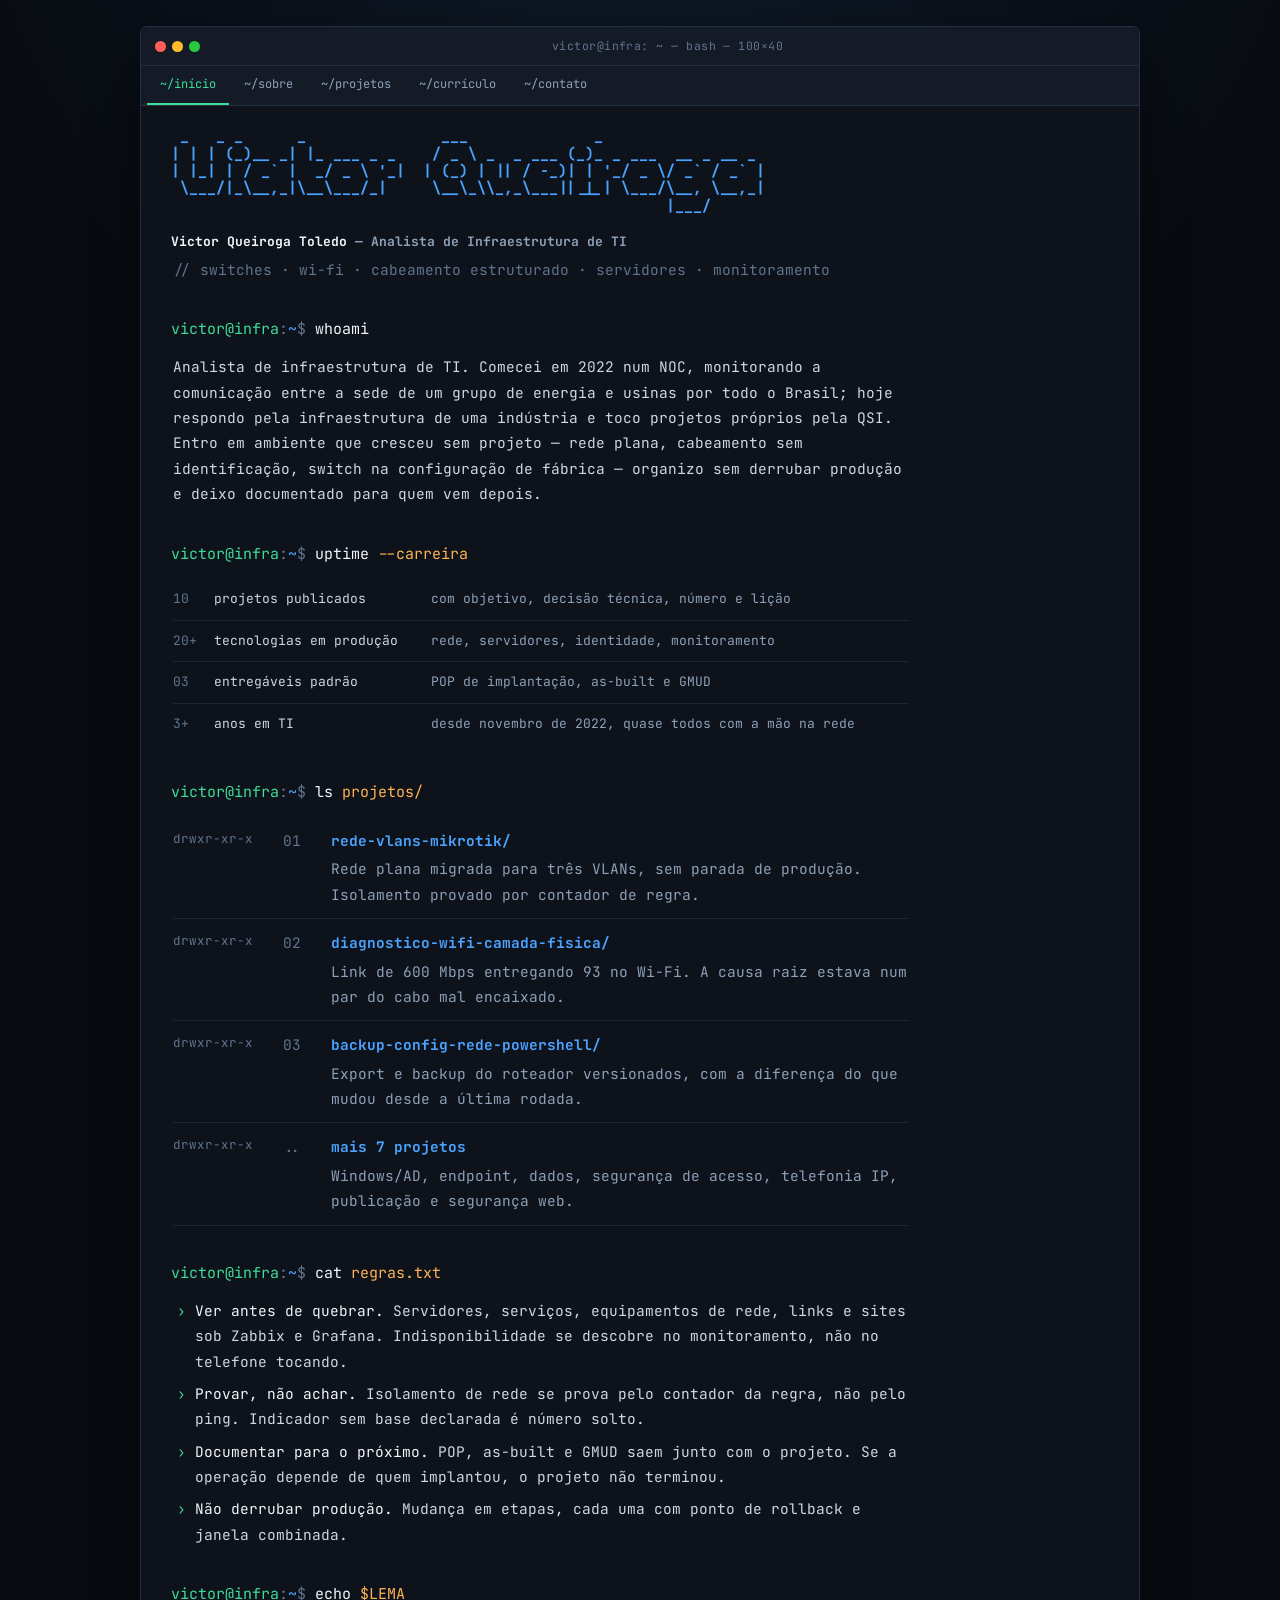
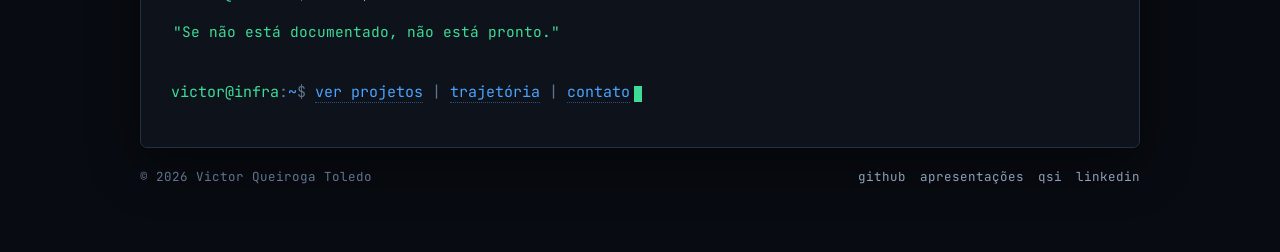
<file: index.html>
<!DOCTYPE html>
<html lang="pt-BR">
<head>
<meta charset="utf-8">
<meta name="viewport" content="width=device-width, initial-scale=1">
<title>Victor Queiroga Toledo — Infraestrutura de TI</title>
<meta name="description" content="Analista de infraestrutura de TI: switches e VLANs, Wi-Fi corporativo, cabeamento estruturado, servidores, Microsoft 365 e Active Directory, monitoramento com Zabbix, Grafana e PRTG.">
<meta name="author" content="Victor Queiroga Toledo">
<meta property="og:title" content="Victor Queiroga Toledo — Infraestrutura de TI">
<meta property="og:description" content="Switch, Wi-Fi, cabeamento e servidores que ficam de pé — com documentação que sobrevive à troca de quem opera.">
<meta property="og:type" content="website">
<link rel="preconnect" href="https://fonts.googleapis.com">
<link rel="preconnect" href="https://fonts.gstatic.com" crossorigin>
<link href="https://fonts.googleapis.com/css2?family=JetBrains+Mono:wght@400;500;700&display=swap" rel="stylesheet">
<link rel="stylesheet" href="assets/styles.css">
</head>
<body>
<a class="skip" href="#conteudo">Ir para o conteúdo</a>

<div class="term">
  <div class="term-bar">
    <span class="dots" aria-hidden="true"><i></i><i></i><i></i></span>
    <span class="term-title">victor@infra: ~ — bash — 100×40</span>
  </div>

  <nav class="tabs" aria-label="Navegação principal">
    <a href="index.html" aria-current="page">~/início</a>
    <a href="sobre.html">~/sobre</a>
    <a href="projetos.html">~/projetos</a>
    <a href="curriculo.html">~/currículo</a>
    <a href="contato.html">~/contato</a>
  </nav>

  <main class="term-body" id="conteudo">

    <p class="banner" aria-hidden="true"> _   _ _      _               ___              _
| | | (_)__ _| |_ ___ _ _    / _ \ _  _ ___ (_)_ _ ___  __ _ __ _
| |_| | / _` |  _/ _ \ '_|  | (_) | || / -_)| | '_/ _ \/ _` / _` |
 \___/|_\__,_|\__\___/_|     \__\_\\_,_\___||_|_| \___/\__, \__,_|
                                                       |___/</p>
    <h1 class="banner-sub"><span class="strong">Victor Queiroga Toledo</span> — Analista de Infraestrutura de TI</h1>
    <p class="out comment">// switches · wi-fi · cabeamento estruturado · servidores · monitoramento</p>

    <p class="cmd"><span class="user">victor@infra</span><span class="sep">:</span><span class="path">~</span><span class="sig">$</span> whoami</p>
    <div class="out">
      <p>
        Analista de infraestrutura de TI. Comecei em 2022 num NOC, monitorando a comunicação entre
        a sede de um grupo de energia e usinas por todo o Brasil; hoje respondo pela infraestrutura
        de uma indústria e toco projetos próprios pela QSI. Entro em ambiente que cresceu sem
        projeto — rede plana, cabeamento sem identificação, switch na configuração de fábrica —
        organizo sem derrubar produção e deixo documentado para quem vem depois.
      </p>
    </div>

    <p class="cmd"><span class="user">victor@infra</span><span class="sep">:</span><span class="path">~</span><span class="sig">$</span> uptime <span class="arg">--carreira</span></p>
    <div class="out">
      <table class="tbl">
        <caption class="skip">Números da carreira</caption>
        <tbody>
          <tr><td class="num">10</td><td>projetos publicados</td><td class="wrap hide-sm">com objetivo, decisão técnica, número e lição</td></tr>
          <tr><td class="num">20+</td><td>tecnologias em produção</td><td class="wrap hide-sm">rede, servidores, identidade, monitoramento</td></tr>
          <tr><td class="num">03</td><td>entregáveis padrão</td><td class="wrap hide-sm">POP de implantação, as-built e GMUD</td></tr>
          <tr><td class="num">3+</td><td>anos em TI</td><td class="wrap hide-sm">desde novembro de 2022, quase todos com a mão na rede</td></tr>
        </tbody>
      </table>
    </div>

    <p class="cmd"><span class="user">victor@infra</span><span class="sep">:</span><span class="path">~</span><span class="sig">$</span> ls <span class="arg">projetos/</span></p>
    <div class="out entries">
      <a class="entry" href="projetos.html">
        <span class="perm">drwxr-xr-x</span>
        <span class="id">01</span>
        <span>
          <span class="name">rede-vlans-mikrotik/</span>
          <span class="desc">Rede plana migrada para três VLANs, sem parada de produção. Isolamento provado por contador de regra.</span>
        </span>
      </a>
      <a class="entry" href="projetos.html">
        <span class="perm">drwxr-xr-x</span>
        <span class="id">02</span>
        <span>
          <span class="name">diagnostico-wifi-camada-fisica/</span>
          <span class="desc">Link de 600 Mbps entregando 93 no Wi-Fi. A causa raiz estava num par do cabo mal encaixado.</span>
        </span>
      </a>
      <a class="entry" href="projetos.html">
        <span class="perm">drwxr-xr-x</span>
        <span class="id">03</span>
        <span>
          <span class="name">backup-config-rede-powershell/</span>
          <span class="desc">Export e backup do roteador versionados, com a diferença do que mudou desde a última rodada.</span>
        </span>
      </a>
      <a class="entry" href="projetos.html">
        <span class="perm">drwxr-xr-x</span>
        <span class="id">..</span>
        <span>
          <span class="name">mais 7 projetos</span>
          <span class="desc">Windows/AD, endpoint, dados, segurança de acesso, telefonia IP, publicação e segurança web.</span>
        </span>
      </a>
    </div>

    <p class="cmd"><span class="user">victor@infra</span><span class="sep">:</span><span class="path">~</span><span class="sig">$</span> cat <span class="arg">regras.txt</span></p>
    <div class="out">
      <ul class="list">
        <li><span class="k">Ver antes de quebrar.</span> Servidores, serviços, equipamentos de rede, links e sites sob Zabbix e Grafana. Indisponibilidade se descobre no monitoramento, não no telefone tocando.</li>
        <li><span class="k">Provar, não achar.</span> Isolamento de rede se prova pelo contador da regra, não pelo ping. Indicador sem base declarada é número solto.</li>
        <li><span class="k">Documentar para o próximo.</span> POP, as-built e GMUD saem junto com o projeto. Se a operação depende de quem implantou, o projeto não terminou.</li>
        <li><span class="k">Não derrubar produção.</span> Mudança em etapas, cada uma com ponto de rollback e janela combinada.</li>
      </ul>
    </div>

    <p class="cmd"><span class="user">victor@infra</span><span class="sep">:</span><span class="path">~</span><span class="sig">$</span> echo <span class="arg">$LEMA</span></p>
    <div class="out">
      <p class="ok">"Se não está documentado, não está pronto."</p>
    </div>

    <p class="cmd"><span class="user">victor@infra</span><span class="sep">:</span><span class="path">~</span><span class="sig">$</span> <a href="projetos.html">ver projetos</a> <span class="sep">|</span> <a href="sobre.html">trajetória</a> <span class="sep">|</span> <a href="contato.html">contato</a><span class="cursor" aria-hidden="true"></span></p>

  </main>
</div>

<footer class="foot">
  <span>© <span id="ano">2026</span> Victor Queiroga Toledo</span>
  <nav aria-label="Links externos">
    <a href="https://github.com/VictorQueirogaToledo">github</a>
    <a href="https://github.com/VictorQueirogaToledo/apresentacoes">apresentações</a>
    <a href="https://queirogasolution.com.br">qsi</a>
    <a href="https://www.linkedin.com/in/victor-queiroga-toledo/">linkedin</a>
  </nav>
</footer>

<script src="assets/site.js"></script>
</body>
</html>
</file>
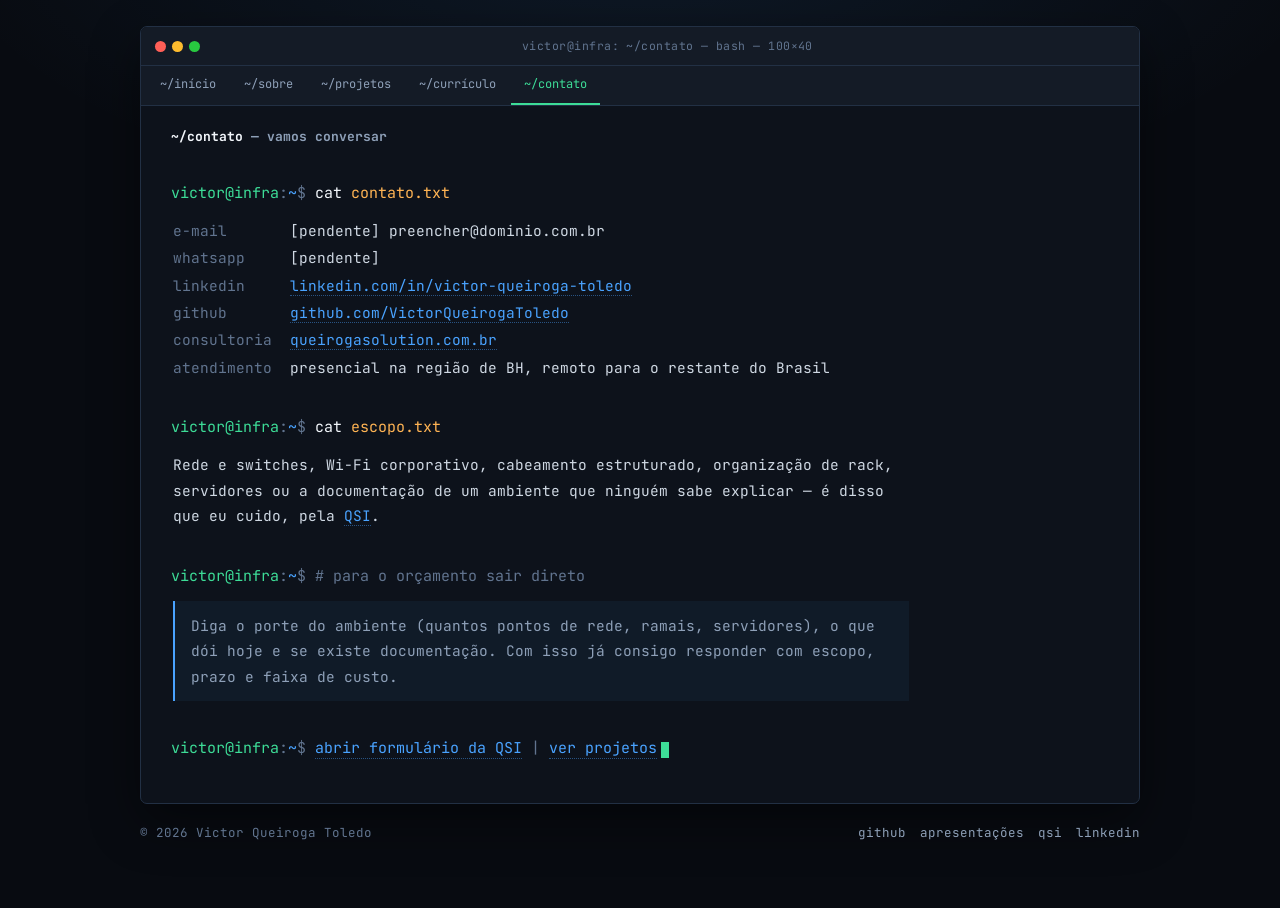
<file: contato.html>
<!DOCTYPE html>
<html lang="pt-BR">
<head>
<meta charset="utf-8">
<meta name="viewport" content="width=device-width, initial-scale=1">
<title>Contato — Victor Queiroga Toledo</title>
<meta name="description" content="Fale comigo sobre projetos de rede, Wi-Fi, cabeamento estruturado e infraestrutura de TI — pela QSI, Queiroga Solutions IT.">
<link rel="preconnect" href="https://fonts.googleapis.com">
<link rel="preconnect" href="https://fonts.gstatic.com" crossorigin>
<link href="https://fonts.googleapis.com/css2?family=JetBrains+Mono:wght@400;500;700&display=swap" rel="stylesheet">
<link rel="stylesheet" href="assets/styles.css">
</head>
<body>
<a class="skip" href="#conteudo">Ir para o conteúdo</a>

<div class="term">
  <div class="term-bar">
    <span class="dots" aria-hidden="true"><i></i><i></i><i></i></span>
    <span class="term-title">victor@infra: ~/contato — bash — 100×40</span>
  </div>

  <nav class="tabs" aria-label="Navegação principal">
    <a href="index.html">~/início</a>
    <a href="sobre.html">~/sobre</a>
    <a href="projetos.html">~/projetos</a>
    <a href="curriculo.html">~/currículo</a>
    <a href="contato.html" aria-current="page">~/contato</a>
  </nav>

  <main class="term-body" id="conteudo">

    <h1 class="banner-sub"><span class="strong">~/contato</span> — vamos conversar</h1>

    <p class="cmd"><span class="user">victor@infra</span><span class="sep">:</span><span class="path">~</span><span class="sig">$</span> cat <span class="arg">contato.txt</span></p>
    <div class="out">
      <dl class="kv">
        <dt>e-mail</dt><dd class="todo">[pendente] preencher@dominio.com.br</dd>
        <dt>whatsapp</dt><dd class="todo">[pendente]</dd>
        <dt>linkedin</dt><dd><a href="https://www.linkedin.com/in/victor-queiroga-toledo/">linkedin.com/in/victor-queiroga-toledo</a></dd>
        <dt>github</dt><dd><a href="https://github.com/VictorQueirogaToledo">github.com/VictorQueirogaToledo</a></dd>
        <dt>consultoria</dt><dd><a href="https://queirogasolution.com.br">queirogasolution.com.br</a></dd>
        <dt>atendimento</dt><dd>presencial na região de BH, remoto para o restante do Brasil</dd>
      </dl>
    </div>

    <p class="cmd"><span class="user">victor@infra</span><span class="sep">:</span><span class="path">~</span><span class="sig">$</span> cat <span class="arg">escopo.txt</span></p>
    <div class="out">
      <p>
        Rede e switches, Wi-Fi corporativo, cabeamento estruturado, organização de rack, servidores
        ou a documentação de um ambiente que ninguém sabe explicar — é disso que eu cuido, pela
        <a href="https://queirogasolution.com.br">QSI</a>.
      </p>
    </div>

    <p class="cmd"><span class="user">victor@infra</span><span class="sep">:</span><span class="path">~</span><span class="sig">$</span> <span class="comment"># para o orçamento sair direto</span></p>
    <div class="out">
      <p class="note">
        Diga o porte do ambiente (quantos pontos de rede, ramais, servidores), o que dói hoje e se
        existe documentação. Com isso já consigo responder com escopo, prazo e faixa de custo.
      </p>
    </div>

    <p class="cmd"><span class="user">victor@infra</span><span class="sep">:</span><span class="path">~</span><span class="sig">$</span> <a href="https://queirogasolution.com.br/contato">abrir formulário da QSI</a> <span class="sep">|</span> <a href="projetos.html">ver projetos</a><span class="cursor" aria-hidden="true"></span></p>

  </main>
</div>

<footer class="foot">
  <span>© <span id="ano">2026</span> Victor Queiroga Toledo</span>
  <nav aria-label="Links externos">
    <a href="https://github.com/VictorQueirogaToledo">github</a>
    <a href="https://github.com/VictorQueirogaToledo/apresentacoes">apresentações</a>
    <a href="https://queirogasolution.com.br">qsi</a>
    <a href="https://www.linkedin.com/in/victor-queiroga-toledo/">linkedin</a>
  </nav>
</footer>

<script src="assets/site.js"></script>
</body>
</html>
</file>
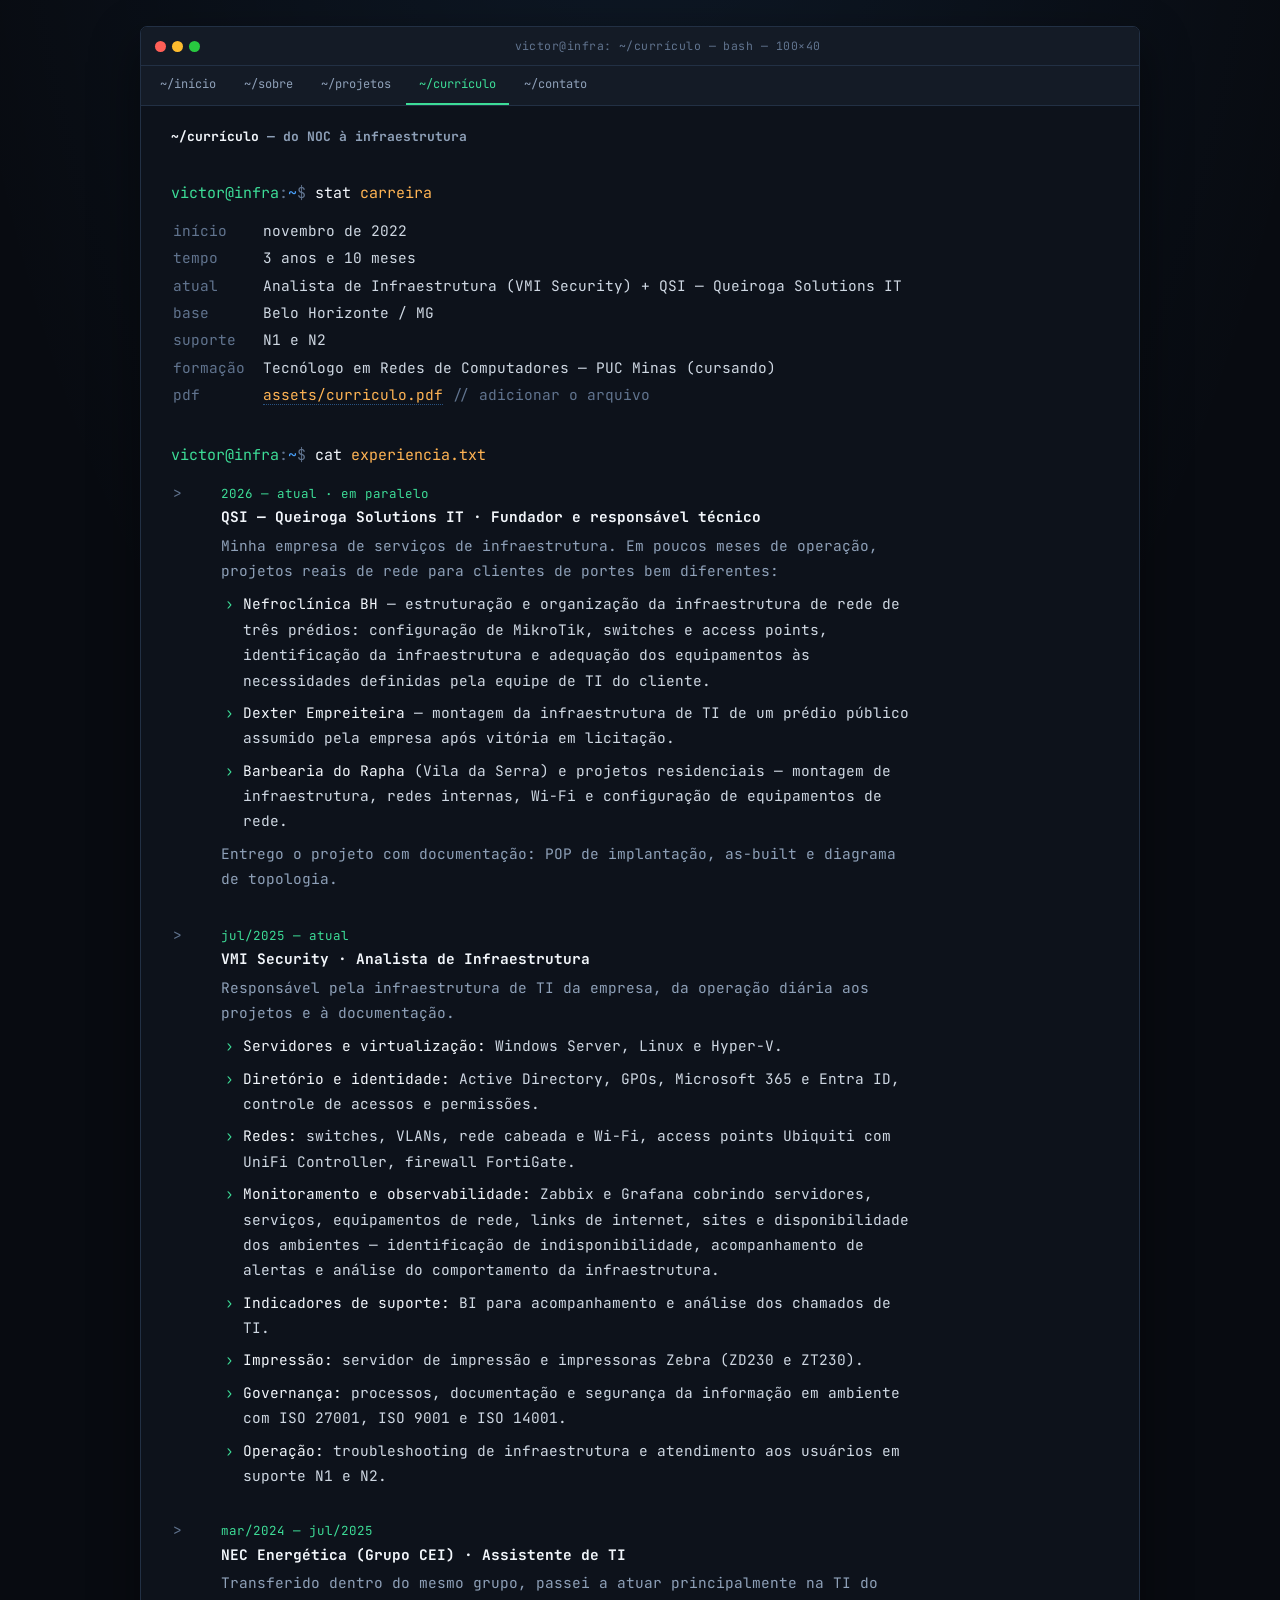
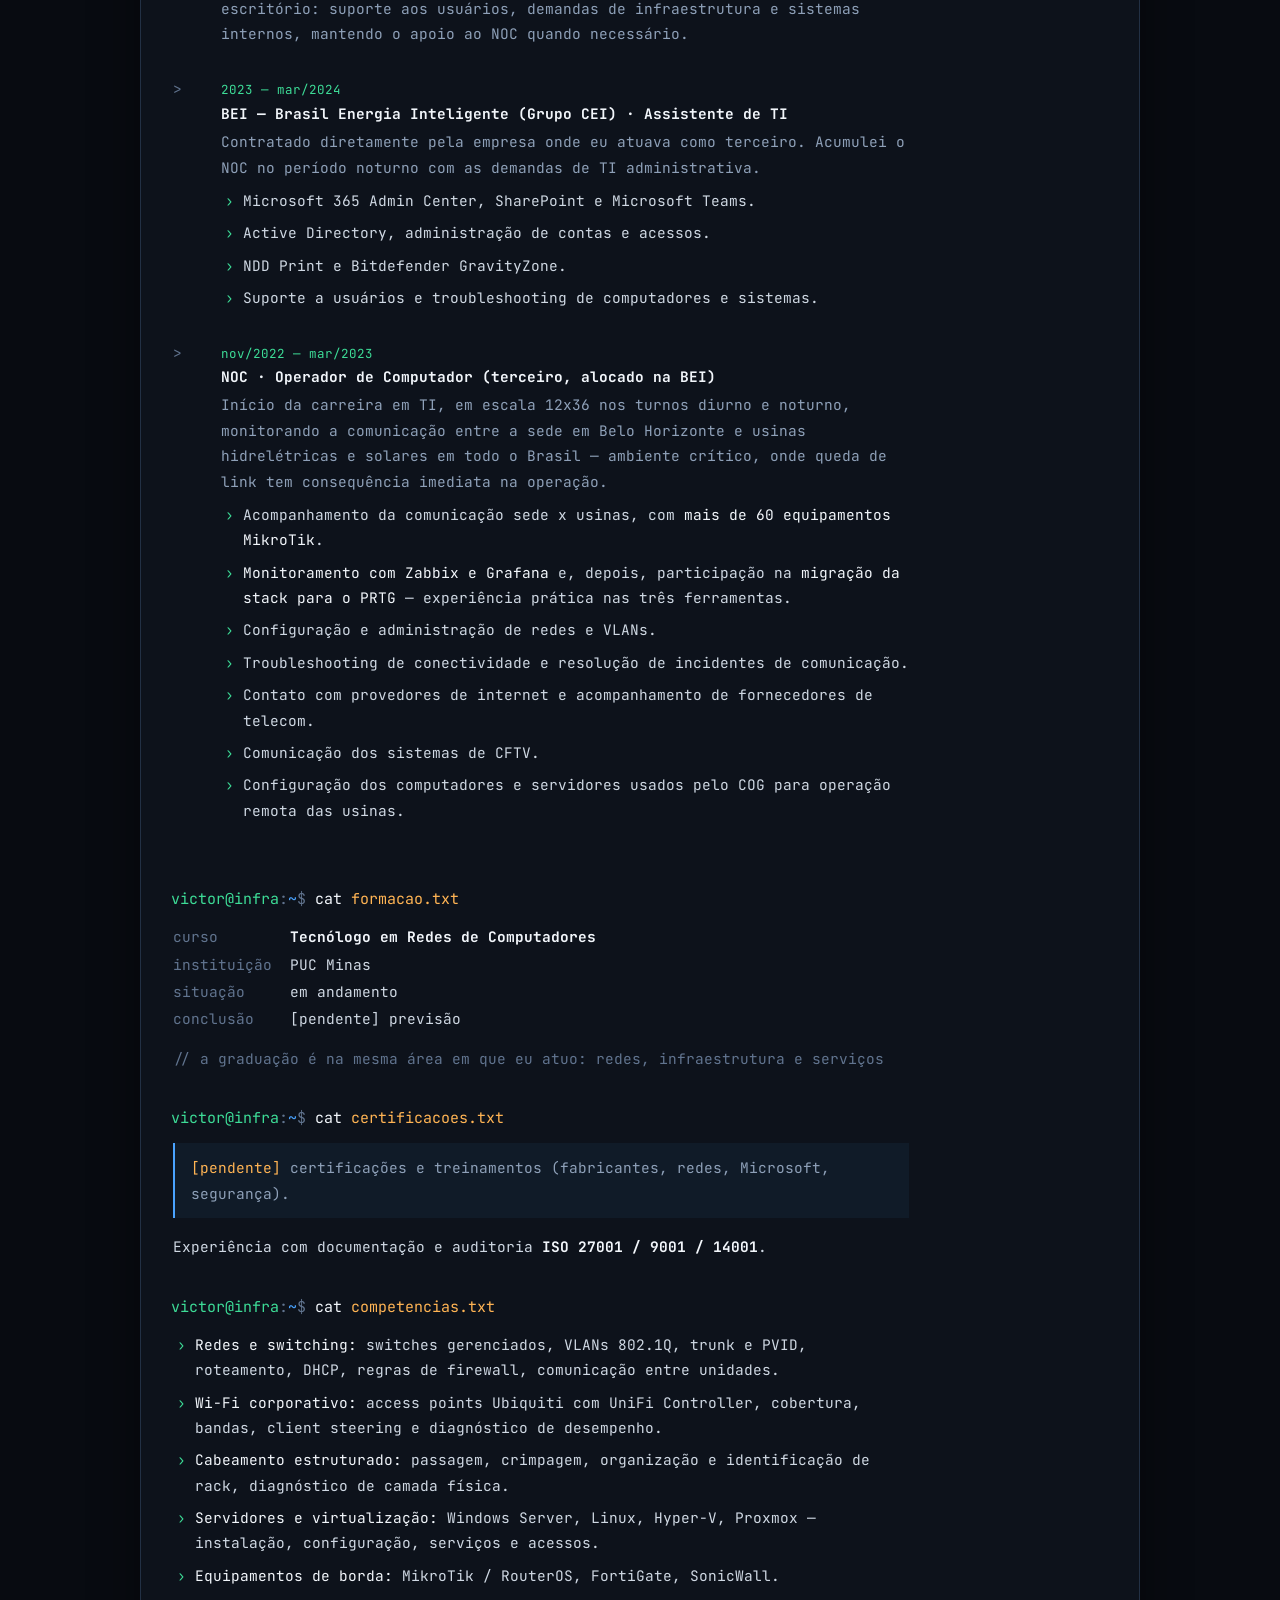
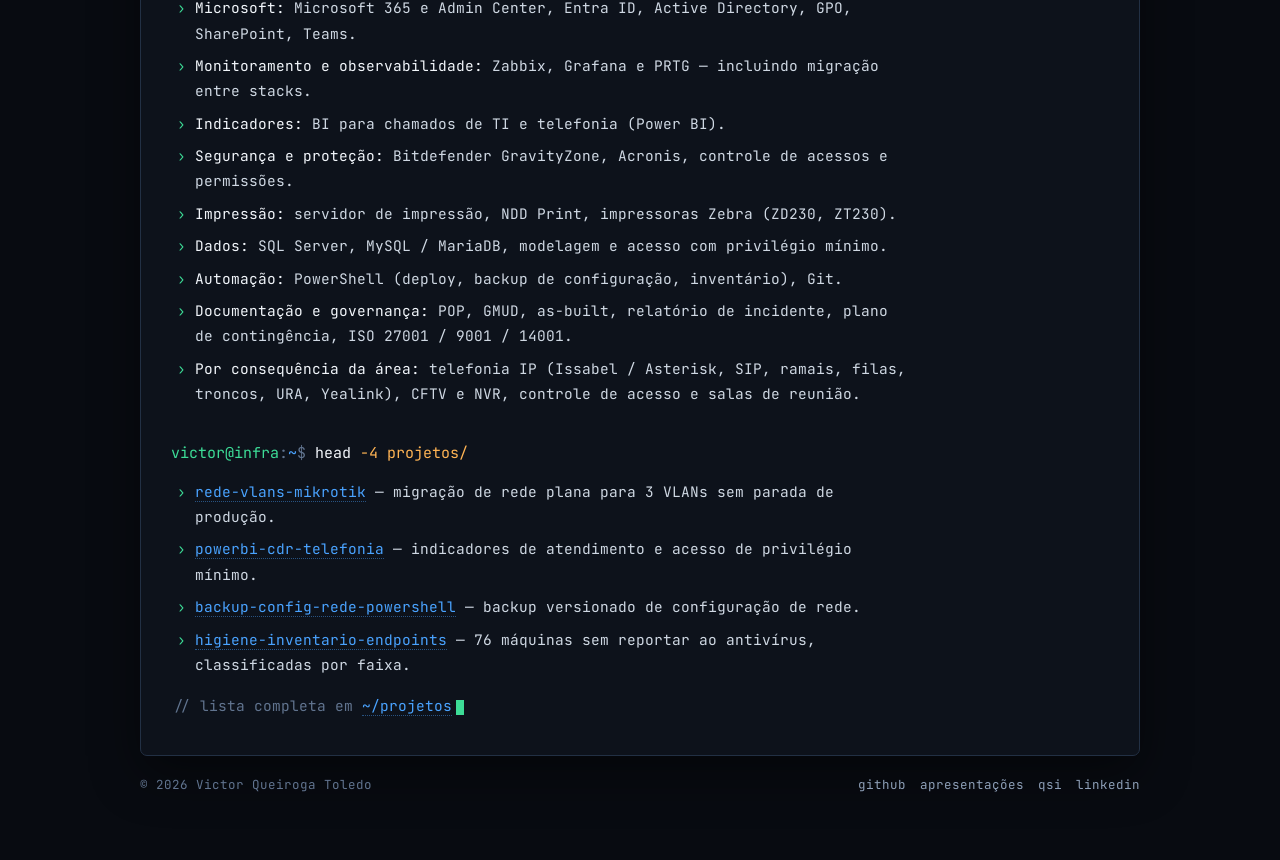
<file: curriculo.html>
<!DOCTYPE html>
<html lang="pt-BR">
<head>
<meta charset="utf-8">
<meta name="viewport" content="width=device-width, initial-scale=1">
<title>Currículo — Victor Queiroga Toledo</title>
<meta name="description" content="Currículo de Victor Queiroga Toledo: do NOC de um grupo de geração de energia à administração de infraestrutura corporativa e a projetos próprios pela QSI.">
<link rel="preconnect" href="https://fonts.googleapis.com">
<link rel="preconnect" href="https://fonts.gstatic.com" crossorigin>
<link href="https://fonts.googleapis.com/css2?family=JetBrains+Mono:wght@400;500;700&display=swap" rel="stylesheet">
<link rel="stylesheet" href="assets/styles.css">
</head>
<body>
<a class="skip" href="#conteudo">Ir para o conteúdo</a>

<div class="term">
  <div class="term-bar">
    <span class="dots" aria-hidden="true"><i></i><i></i><i></i></span>
    <span class="term-title">victor@infra: ~/currículo — bash — 100×40</span>
  </div>

  <nav class="tabs" aria-label="Navegação principal">
    <a href="index.html">~/início</a>
    <a href="sobre.html">~/sobre</a>
    <a href="projetos.html">~/projetos</a>
    <a href="curriculo.html" aria-current="page">~/currículo</a>
    <a href="contato.html">~/contato</a>
  </nav>

  <main class="term-body" id="conteudo">

    <h1 class="banner-sub"><span class="strong">~/currículo</span> — do NOC à infraestrutura</h1>

    <p class="cmd"><span class="user">victor@infra</span><span class="sep">:</span><span class="path">~</span><span class="sig">$</span> stat <span class="arg">carreira</span></p>
    <div class="out">
      <dl class="kv">
        <dt>início</dt><dd>novembro de 2022</dd>
        <dt>tempo</dt><dd>3 anos e 10 meses</dd>
        <dt>atual</dt><dd>Analista de Infraestrutura (VMI Security) + QSI — Queiroga Solutions IT</dd>
        <dt>base</dt><dd>Belo Horizonte / MG</dd>
        <dt>suporte</dt><dd>N1 e N2</dd>
        <dt>formação</dt><dd>Tecnólogo em Redes de Computadores — PUC Minas (cursando)</dd>
        <dt>pdf</dt><dd><a href="#" class="todo">assets/curriculo.pdf</a> <span class="comment">// adicionar o arquivo</span></dd>
      </dl>
    </div>

    <p class="cmd"><span class="user">victor@infra</span><span class="sep">:</span><span class="path">~</span><span class="sig">$</span> cat <span class="arg">experiencia.txt</span></p>
    <div class="out hist">

      <article>
        <span class="n">&gt;</span>
        <div>
          <time>2026 — atual · em paralelo</time>
          <h3>QSI — Queiroga Solutions IT · Fundador e responsável técnico</h3>
          <p>Minha empresa de serviços de infraestrutura. Em poucos meses de operação, projetos reais de rede para clientes de portes bem diferentes:</p>
          <ul class="list">
            <li><span class="k">Nefroclínica BH</span> — estruturação e organização da infraestrutura de rede de três prédios: configuração de MikroTik, switches e access points, identificação da infraestrutura e adequação dos equipamentos às necessidades definidas pela equipe de TI do cliente.</li>
            <li><span class="k">Dexter Empreiteira</span> — montagem da infraestrutura de TI de um prédio público assumido pela empresa após vitória em licitação.</li>
            <li><span class="k">Barbearia do Rapha</span> (Vila da Serra) e projetos residenciais — montagem de infraestrutura, redes internas, Wi-Fi e configuração de equipamentos de rede.</li>
          </ul>
          <p>Entrego o projeto com documentação: POP de implantação, as-built e diagrama de topologia.</p>
        </div>
      </article>

      <article>
        <span class="n">&gt;</span>
        <div>
          <time>jul/2025 — atual</time>
          <h3>VMI Security · Analista de Infraestrutura</h3>
          <p>Responsável pela infraestrutura de TI da empresa, da operação diária aos projetos e à documentação.</p>
          <ul class="list">
            <li><span class="k">Servidores e virtualização:</span> Windows Server, Linux e Hyper-V.</li>
            <li><span class="k">Diretório e identidade:</span> Active Directory, GPOs, Microsoft 365 e Entra ID, controle de acessos e permissões.</li>
            <li><span class="k">Redes:</span> switches, VLANs, rede cabeada e Wi-Fi, access points Ubiquiti com UniFi Controller, firewall FortiGate.</li>
            <li><span class="k">Monitoramento e observabilidade:</span> Zabbix e Grafana cobrindo servidores, serviços, equipamentos de rede, links de internet, sites e disponibilidade dos ambientes — identificação de indisponibilidade, acompanhamento de alertas e análise do comportamento da infraestrutura.</li>
            <li><span class="k">Indicadores de suporte:</span> BI para acompanhamento e análise dos chamados de TI.</li>
            <li><span class="k">Impressão:</span> servidor de impressão e impressoras Zebra (ZD230 e ZT230).</li>
            <li><span class="k">Governança:</span> processos, documentação e segurança da informação em ambiente com ISO 27001, ISO 9001 e ISO 14001.</li>
            <li><span class="k">Operação:</span> troubleshooting de infraestrutura e atendimento aos usuários em suporte N1 e N2.</li>
          </ul>
        </div>
      </article>

      <article>
        <span class="n">&gt;</span>
        <div>
          <time>mar/2024 — jul/2025</time>
          <h3>NEC Energética (Grupo CEI) · Assistente de TI</h3>
          <p>
            Transferido dentro do mesmo grupo, passei a atuar principalmente na TI do escritório:
            suporte aos usuários, demandas de infraestrutura e sistemas internos, mantendo o apoio
            ao NOC quando necessário.
          </p>
        </div>
      </article>

      <article>
        <span class="n">&gt;</span>
        <div>
          <time>2023 — mar/2024</time>
          <h3>BEI — Brasil Energia Inteligente (Grupo CEI) · Assistente de TI</h3>
          <p>Contratado diretamente pela empresa onde eu atuava como terceiro. Acumulei o NOC no período noturno com as demandas de TI administrativa.</p>
          <ul class="list">
            <li>Microsoft 365 Admin Center, SharePoint e Microsoft Teams.</li>
            <li>Active Directory, administração de contas e acessos.</li>
            <li>NDD Print e Bitdefender GravityZone.</li>
            <li>Suporte a usuários e troubleshooting de computadores e sistemas.</li>
          </ul>
        </div>
      </article>

      <article>
        <span class="n">&gt;</span>
        <div>
          <time>nov/2022 — mar/2023</time>
          <h3>NOC · Operador de Computador (terceiro, alocado na BEI)</h3>
          <p>
            Início da carreira em TI, em escala 12x36 nos turnos diurno e noturno, monitorando a
            comunicação entre a sede em Belo Horizonte e usinas hidrelétricas e solares em todo o
            Brasil — ambiente crítico, onde queda de link tem consequência imediata na operação.
          </p>
          <ul class="list">
            <li>Acompanhamento da comunicação sede x usinas, com <span class="k">mais de 60 equipamentos MikroTik</span>.</li>
            <li><span class="k">Monitoramento com Zabbix e Grafana</span> e, depois, participação na <span class="k">migração da stack para o PRTG</span> — experiência prática nas três ferramentas.</li>
            <li>Configuração e administração de redes e VLANs.</li>
            <li>Troubleshooting de conectividade e resolução de incidentes de comunicação.</li>
            <li>Contato com provedores de internet e acompanhamento de fornecedores de telecom.</li>
            <li>Comunicação dos sistemas de CFTV.</li>
            <li>Configuração dos computadores e servidores usados pelo COG para operação remota das usinas.</li>
          </ul>
        </div>
      </article>

    </div>

    <p class="cmd"><span class="user">victor@infra</span><span class="sep">:</span><span class="path">~</span><span class="sig">$</span> cat <span class="arg">formacao.txt</span></p>
    <div class="out">
      <dl class="kv">
        <dt>curso</dt><dd><span class="strong">Tecnólogo em Redes de Computadores</span></dd>
        <dt>instituição</dt><dd>PUC Minas</dd>
        <dt>situação</dt><dd class="ok">em andamento</dd>
        <dt>conclusão</dt><dd class="todo">[pendente] previsão</dd>
      </dl>
      <p class="comment">// a graduação é na mesma área em que eu atuo: redes, infraestrutura e serviços</p>
    </div>

    <p class="cmd"><span class="user">victor@infra</span><span class="sep">:</span><span class="path">~</span><span class="sig">$</span> cat <span class="arg">certificacoes.txt</span></p>
    <div class="out">
      <p class="note"><span class="todo">[pendente]</span> certificações e treinamentos (fabricantes, redes, Microsoft, segurança).</p>
      <p>Experiência com documentação e auditoria <span class="strong">ISO 27001 / 9001 / 14001</span>.</p>
    </div>

    <p class="cmd"><span class="user">victor@infra</span><span class="sep">:</span><span class="path">~</span><span class="sig">$</span> cat <span class="arg">competencias.txt</span></p>
    <div class="out">
      <ul class="list">
        <li><span class="k">Redes e switching:</span> switches gerenciados, VLANs 802.1Q, trunk e PVID, roteamento, DHCP, regras de firewall, comunicação entre unidades.</li>
        <li><span class="k">Wi-Fi corporativo:</span> access points Ubiquiti com UniFi Controller, cobertura, bandas, client steering e diagnóstico de desempenho.</li>
        <li><span class="k">Cabeamento estruturado:</span> passagem, crimpagem, organização e identificação de rack, diagnóstico de camada física.</li>
        <li><span class="k">Servidores e virtualização:</span> Windows Server, Linux, Hyper-V, Proxmox — instalação, configuração, serviços e acessos.</li>
        <li><span class="k">Equipamentos de borda:</span> MikroTik / RouterOS, FortiGate, SonicWall.</li>
        <li><span class="k">Microsoft:</span> Microsoft 365 e Admin Center, Entra ID, Active Directory, GPO, SharePoint, Teams.</li>
        <li><span class="k">Monitoramento e observabilidade:</span> Zabbix, Grafana e PRTG — incluindo migração entre stacks.</li>
        <li><span class="k">Indicadores:</span> BI para chamados de TI e telefonia (Power BI).</li>
        <li><span class="k">Segurança e proteção:</span> Bitdefender GravityZone, Acronis, controle de acessos e permissões.</li>
        <li><span class="k">Impressão:</span> servidor de impressão, NDD Print, impressoras Zebra (ZD230, ZT230).</li>
        <li><span class="k">Dados:</span> SQL Server, MySQL / MariaDB, modelagem e acesso com privilégio mínimo.</li>
        <li><span class="k">Automação:</span> PowerShell (deploy, backup de configuração, inventário), Git.</li>
        <li><span class="k">Documentação e governança:</span> POP, GMUD, as-built, relatório de incidente, plano de contingência, ISO 27001 / 9001 / 14001.</li>
        <li><span class="k">Por consequência da área:</span> telefonia IP (Issabel / Asterisk, SIP, ramais, filas, troncos, URA, Yealink), CFTV e NVR, controle de acesso e salas de reunião.</li>
      </ul>
    </div>

    <p class="cmd"><span class="user">victor@infra</span><span class="sep">:</span><span class="path">~</span><span class="sig">$</span> head <span class="arg">-4 projetos/</span></p>
    <div class="out">
      <ul class="list">
        <li><a href="https://github.com/VictorQueirogaToledo/apresentacoes/tree/main/rede-vlans-mikrotik">rede-vlans-mikrotik</a> — migração de rede plana para 3 VLANs sem parada de produção.</li>
        <li><a href="https://github.com/VictorQueirogaToledo/apresentacoes/tree/main/powerbi-cdr-telefonia">powerbi-cdr-telefonia</a> — indicadores de atendimento e acesso de privilégio mínimo.</li>
        <li><a href="https://github.com/VictorQueirogaToledo/apresentacoes/tree/main/backup-config-rede-powershell">backup-config-rede-powershell</a> — backup versionado de configuração de rede.</li>
        <li><a href="https://github.com/VictorQueirogaToledo/apresentacoes/tree/main/higiene-inventario-endpoints">higiene-inventario-endpoints</a> — 76 máquinas sem reportar ao antivírus, classificadas por faixa.</li>
      </ul>
      <p class="comment">// lista completa em <a href="projetos.html">~/projetos</a><span class="cursor" aria-hidden="true"></span></p>
    </div>

  </main>
</div>

<footer class="foot">
  <span>© <span id="ano">2026</span> Victor Queiroga Toledo</span>
  <nav aria-label="Links externos">
    <a href="https://github.com/VictorQueirogaToledo">github</a>
    <a href="https://github.com/VictorQueirogaToledo/apresentacoes">apresentações</a>
    <a href="https://queirogasolution.com.br">qsi</a>
    <a href="https://www.linkedin.com/in/victor-queiroga-toledo/">linkedin</a>
  </nav>
</footer>

<script src="assets/site.js"></script>
</body>
</html>
</file>
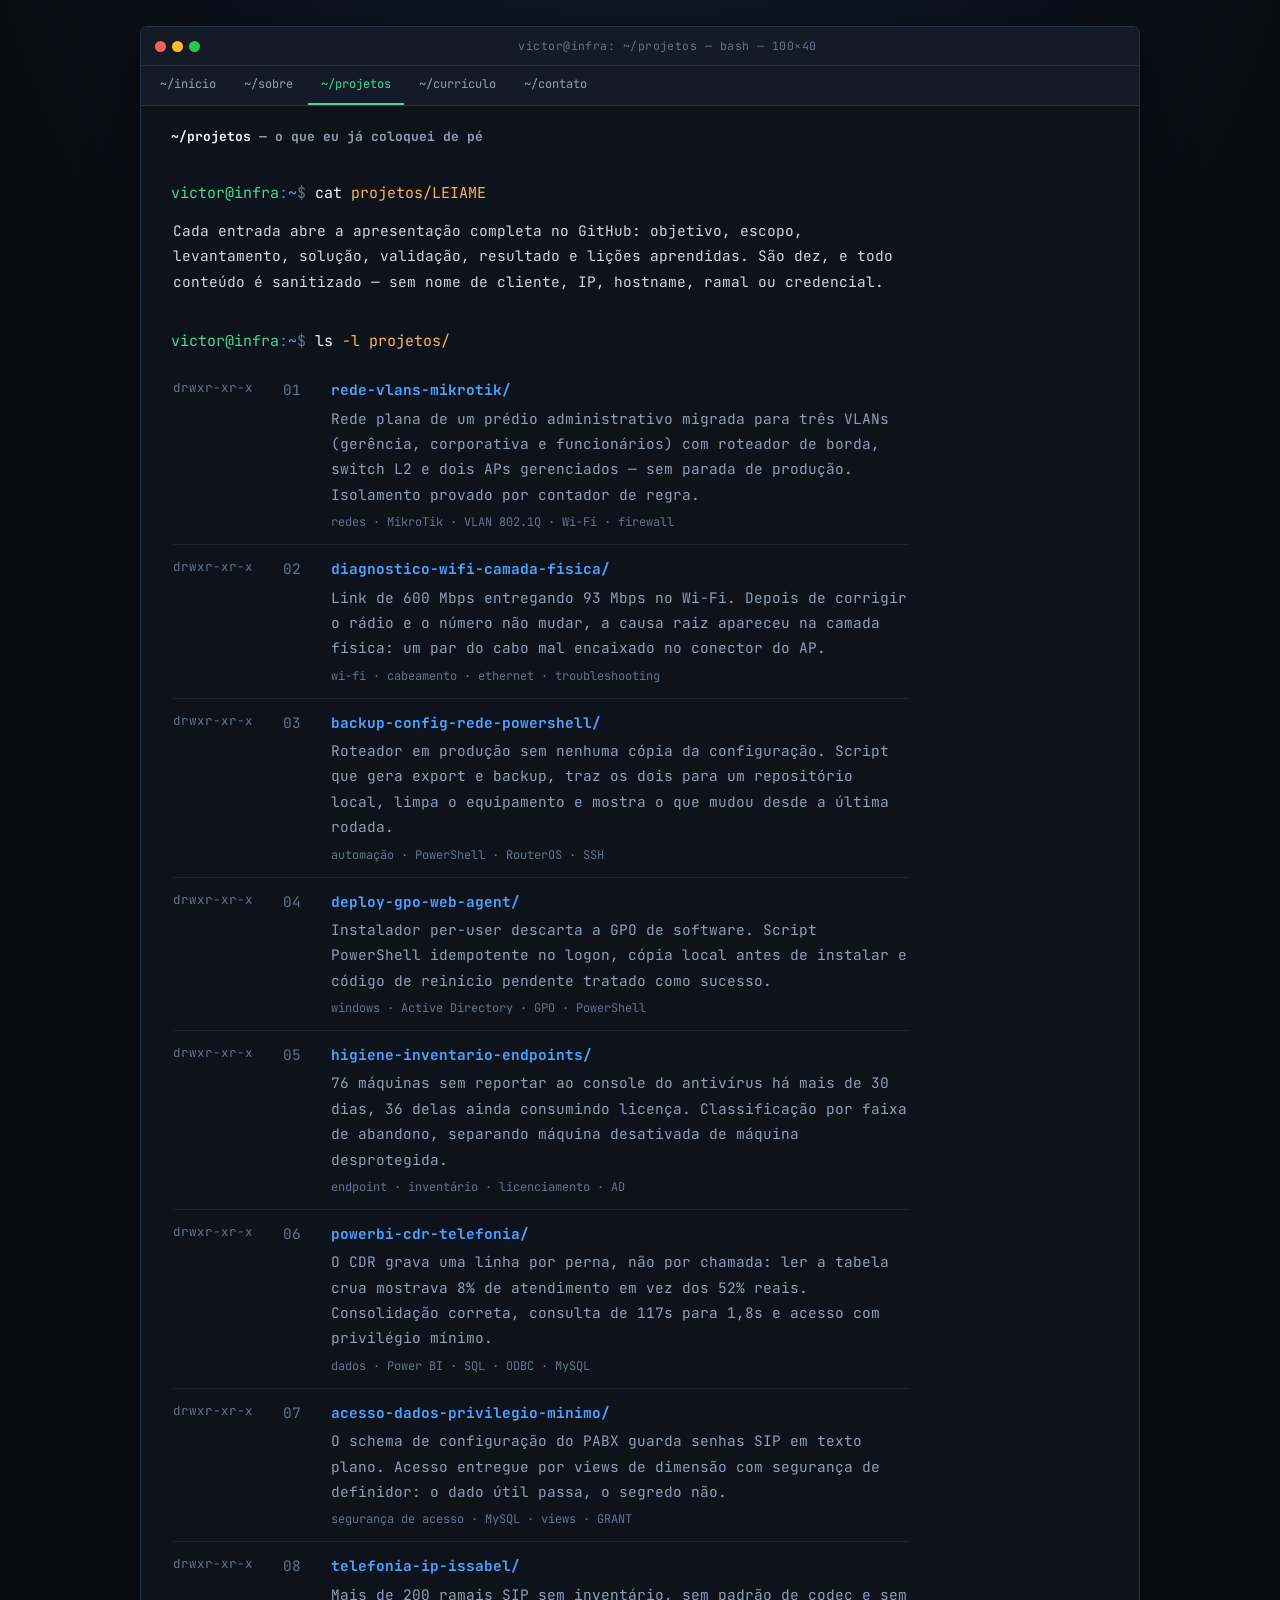
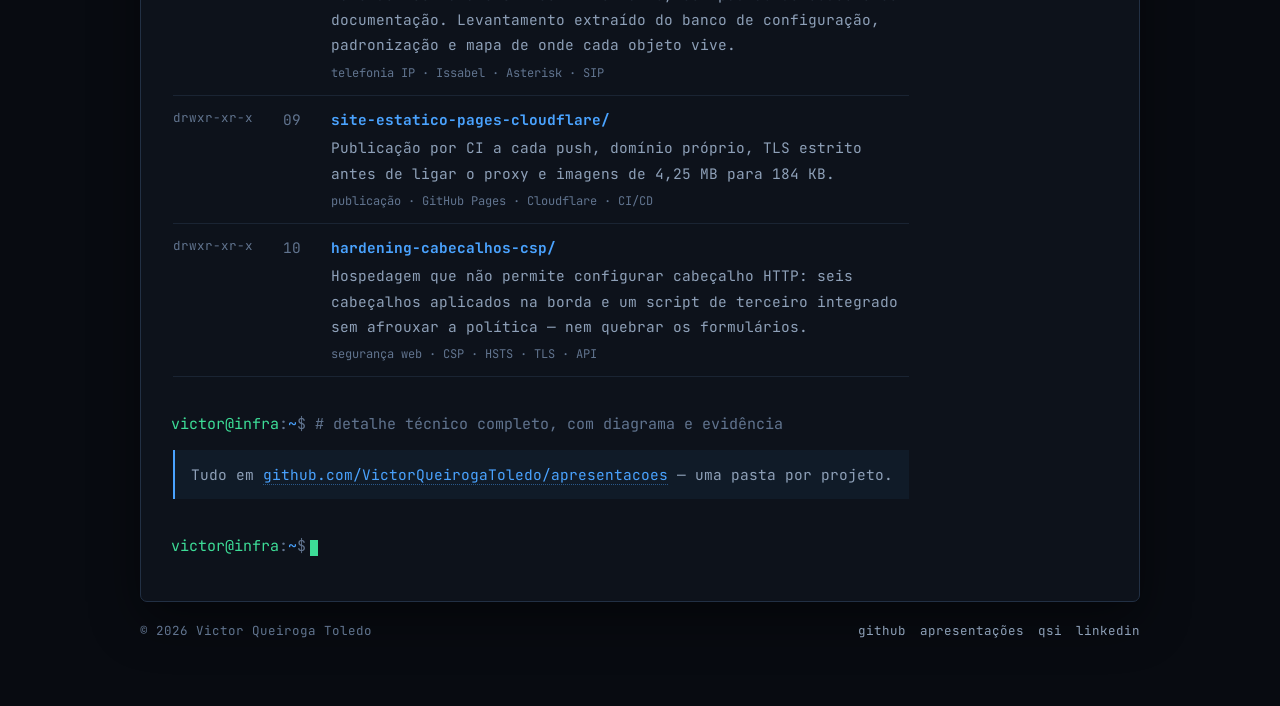
<file: projetos.html>
<!DOCTYPE html>
<html lang="pt-BR">
<head>
<meta charset="utf-8">
<meta name="viewport" content="width=device-width, initial-scale=1">
<title>Projetos — Victor Queiroga Toledo</title>
<meta name="description" content="Projetos de infraestrutura entregues: segmentação com VLANs, diagnóstico de Wi-Fi e cabeamento, backup de configuração, deploy por GPO, Power BI sobre CDR, privilégio mínimo e segurança web.">
<link rel="preconnect" href="https://fonts.googleapis.com">
<link rel="preconnect" href="https://fonts.gstatic.com" crossorigin>
<link href="https://fonts.googleapis.com/css2?family=JetBrains+Mono:wght@400;500;700&display=swap" rel="stylesheet">
<link rel="stylesheet" href="assets/styles.css">
</head>
<body>
<a class="skip" href="#conteudo">Ir para o conteúdo</a>

<div class="term">
  <div class="term-bar">
    <span class="dots" aria-hidden="true"><i></i><i></i><i></i></span>
    <span class="term-title">victor@infra: ~/projetos — bash — 100×40</span>
  </div>

  <nav class="tabs" aria-label="Navegação principal">
    <a href="index.html">~/início</a>
    <a href="sobre.html">~/sobre</a>
    <a href="projetos.html" aria-current="page">~/projetos</a>
    <a href="curriculo.html">~/currículo</a>
    <a href="contato.html">~/contato</a>
  </nav>

  <main class="term-body" id="conteudo">

    <h1 class="banner-sub"><span class="strong">~/projetos</span> — o que eu já coloquei de pé</h1>

    <p class="cmd"><span class="user">victor@infra</span><span class="sep">:</span><span class="path">~</span><span class="sig">$</span> cat <span class="arg">projetos/LEIAME</span></p>
    <div class="out">
      <p>
        Cada entrada abre a apresentação completa no GitHub: objetivo, escopo, levantamento,
        solução, validação, resultado e lições aprendidas. São dez, e todo conteúdo é sanitizado —
        sem nome de cliente, IP, hostname, ramal ou credencial.
      </p>
    </div>

    <p class="cmd"><span class="user">victor@infra</span><span class="sep">:</span><span class="path">~</span><span class="sig">$</span> ls <span class="arg">-l projetos/</span></p>
    <div class="out entries">

      <a class="entry" href="https://github.com/VictorQueirogaToledo/apresentacoes/tree/main/rede-vlans-mikrotik">
        <span class="perm">drwxr-xr-x</span>
        <span class="id">01</span>
        <span>
          <span class="name">rede-vlans-mikrotik/</span>
          <span class="desc">Rede plana de um prédio administrativo migrada para três VLANs (gerência, corporativa e funcionários) com roteador de borda, switch L2 e dois APs gerenciados — sem parada de produção. Isolamento provado por contador de regra.</span>
          <span class="meta">redes · MikroTik · VLAN 802.1Q · Wi-Fi · firewall</span>
        </span>
      </a>

      <a class="entry" href="https://github.com/VictorQueirogaToledo/apresentacoes/tree/main/diagnostico-wifi-camada-fisica">
        <span class="perm">drwxr-xr-x</span>
        <span class="id">02</span>
        <span>
          <span class="name">diagnostico-wifi-camada-fisica/</span>
          <span class="desc">Link de 600 Mbps entregando 93 Mbps no Wi-Fi. Depois de corrigir o rádio e o número não mudar, a causa raiz apareceu na camada física: um par do cabo mal encaixado no conector do AP.</span>
          <span class="meta">wi-fi · cabeamento · ethernet · troubleshooting</span>
        </span>
      </a>

      <a class="entry" href="https://github.com/VictorQueirogaToledo/apresentacoes/tree/main/backup-config-rede-powershell">
        <span class="perm">drwxr-xr-x</span>
        <span class="id">03</span>
        <span>
          <span class="name">backup-config-rede-powershell/</span>
          <span class="desc">Roteador em produção sem nenhuma cópia da configuração. Script que gera export e backup, traz os dois para um repositório local, limpa o equipamento e mostra o que mudou desde a última rodada.</span>
          <span class="meta">automação · PowerShell · RouterOS · SSH</span>
        </span>
      </a>

      <a class="entry" href="https://github.com/VictorQueirogaToledo/apresentacoes/tree/main/deploy-gpo-web-agent">
        <span class="perm">drwxr-xr-x</span>
        <span class="id">04</span>
        <span>
          <span class="name">deploy-gpo-web-agent/</span>
          <span class="desc">Instalador per-user descarta a GPO de software. Script PowerShell idempotente no logon, cópia local antes de instalar e código de reinício pendente tratado como sucesso.</span>
          <span class="meta">windows · Active Directory · GPO · PowerShell</span>
        </span>
      </a>

      <a class="entry" href="https://github.com/VictorQueirogaToledo/apresentacoes/tree/main/higiene-inventario-endpoints">
        <span class="perm">drwxr-xr-x</span>
        <span class="id">05</span>
        <span>
          <span class="name">higiene-inventario-endpoints/</span>
          <span class="desc">76 máquinas sem reportar ao console do antivírus há mais de 30 dias, 36 delas ainda consumindo licença. Classificação por faixa de abandono, separando máquina desativada de máquina desprotegida.</span>
          <span class="meta">endpoint · inventário · licenciamento · AD</span>
        </span>
      </a>

      <a class="entry" href="https://github.com/VictorQueirogaToledo/apresentacoes/tree/main/powerbi-cdr-telefonia">
        <span class="perm">drwxr-xr-x</span>
        <span class="id">06</span>
        <span>
          <span class="name">powerbi-cdr-telefonia/</span>
          <span class="desc">O CDR grava uma linha por perna, não por chamada: ler a tabela crua mostrava 8% de atendimento em vez dos 52% reais. Consolidação correta, consulta de 117s para 1,8s e acesso com privilégio mínimo.</span>
          <span class="meta">dados · Power BI · SQL · ODBC · MySQL</span>
        </span>
      </a>

      <a class="entry" href="https://github.com/VictorQueirogaToledo/apresentacoes/tree/main/acesso-dados-privilegio-minimo">
        <span class="perm">drwxr-xr-x</span>
        <span class="id">07</span>
        <span>
          <span class="name">acesso-dados-privilegio-minimo/</span>
          <span class="desc">O schema de configuração do PABX guarda senhas SIP em texto plano. Acesso entregue por views de dimensão com segurança de definidor: o dado útil passa, o segredo não.</span>
          <span class="meta">segurança de acesso · MySQL · views · GRANT</span>
        </span>
      </a>

      <a class="entry" href="https://github.com/VictorQueirogaToledo/apresentacoes/tree/main/telefonia-ip-issabel">
        <span class="perm">drwxr-xr-x</span>
        <span class="id">08</span>
        <span>
          <span class="name">telefonia-ip-issabel/</span>
          <span class="desc">Mais de 200 ramais SIP sem inventário, sem padrão de codec e sem documentação. Levantamento extraído do banco de configuração, padronização e mapa de onde cada objeto vive.</span>
          <span class="meta">telefonia IP · Issabel · Asterisk · SIP</span>
        </span>
      </a>

      <a class="entry" href="https://github.com/VictorQueirogaToledo/apresentacoes/tree/main/site-estatico-pages-cloudflare">
        <span class="perm">drwxr-xr-x</span>
        <span class="id">09</span>
        <span>
          <span class="name">site-estatico-pages-cloudflare/</span>
          <span class="desc">Publicação por CI a cada push, domínio próprio, TLS estrito antes de ligar o proxy e imagens de 4,25 MB para 184 KB.</span>
          <span class="meta">publicação · GitHub Pages · Cloudflare · CI/CD</span>
        </span>
      </a>

      <a class="entry" href="https://github.com/VictorQueirogaToledo/apresentacoes/tree/main/hardening-cabecalhos-csp">
        <span class="perm">drwxr-xr-x</span>
        <span class="id">10</span>
        <span>
          <span class="name">hardening-cabecalhos-csp/</span>
          <span class="desc">Hospedagem que não permite configurar cabeçalho HTTP: seis cabeçalhos aplicados na borda e um script de terceiro integrado sem afrouxar a política — nem quebrar os formulários.</span>
          <span class="meta">segurança web · CSP · HSTS · TLS · API</span>
        </span>
      </a>

    </div>

    <p class="cmd"><span class="user">victor@infra</span><span class="sep">:</span><span class="path">~</span><span class="sig">$</span> <span class="comment"># detalhe técnico completo, com diagrama e evidência</span></p>
    <div class="out">
      <p class="note">
        Tudo em <a href="https://github.com/VictorQueirogaToledo/apresentacoes">github.com/VictorQueirogaToledo/apresentacoes</a> — uma pasta por projeto.
      </p>
    </div>

    <p class="cmd"><span class="user">victor@infra</span><span class="sep">:</span><span class="path">~</span><span class="sig">$</span><span class="cursor" aria-hidden="true"></span></p>

  </main>
</div>

<footer class="foot">
  <span>© <span id="ano">2026</span> Victor Queiroga Toledo</span>
  <nav aria-label="Links externos">
    <a href="https://github.com/VictorQueirogaToledo">github</a>
    <a href="https://github.com/VictorQueirogaToledo/apresentacoes">apresentações</a>
    <a href="https://queirogasolution.com.br">qsi</a>
    <a href="https://www.linkedin.com/in/victor-queiroga-toledo/">linkedin</a>
  </nav>
</footer>

<script src="assets/site.js"></script>
</body>
</html>
</file>
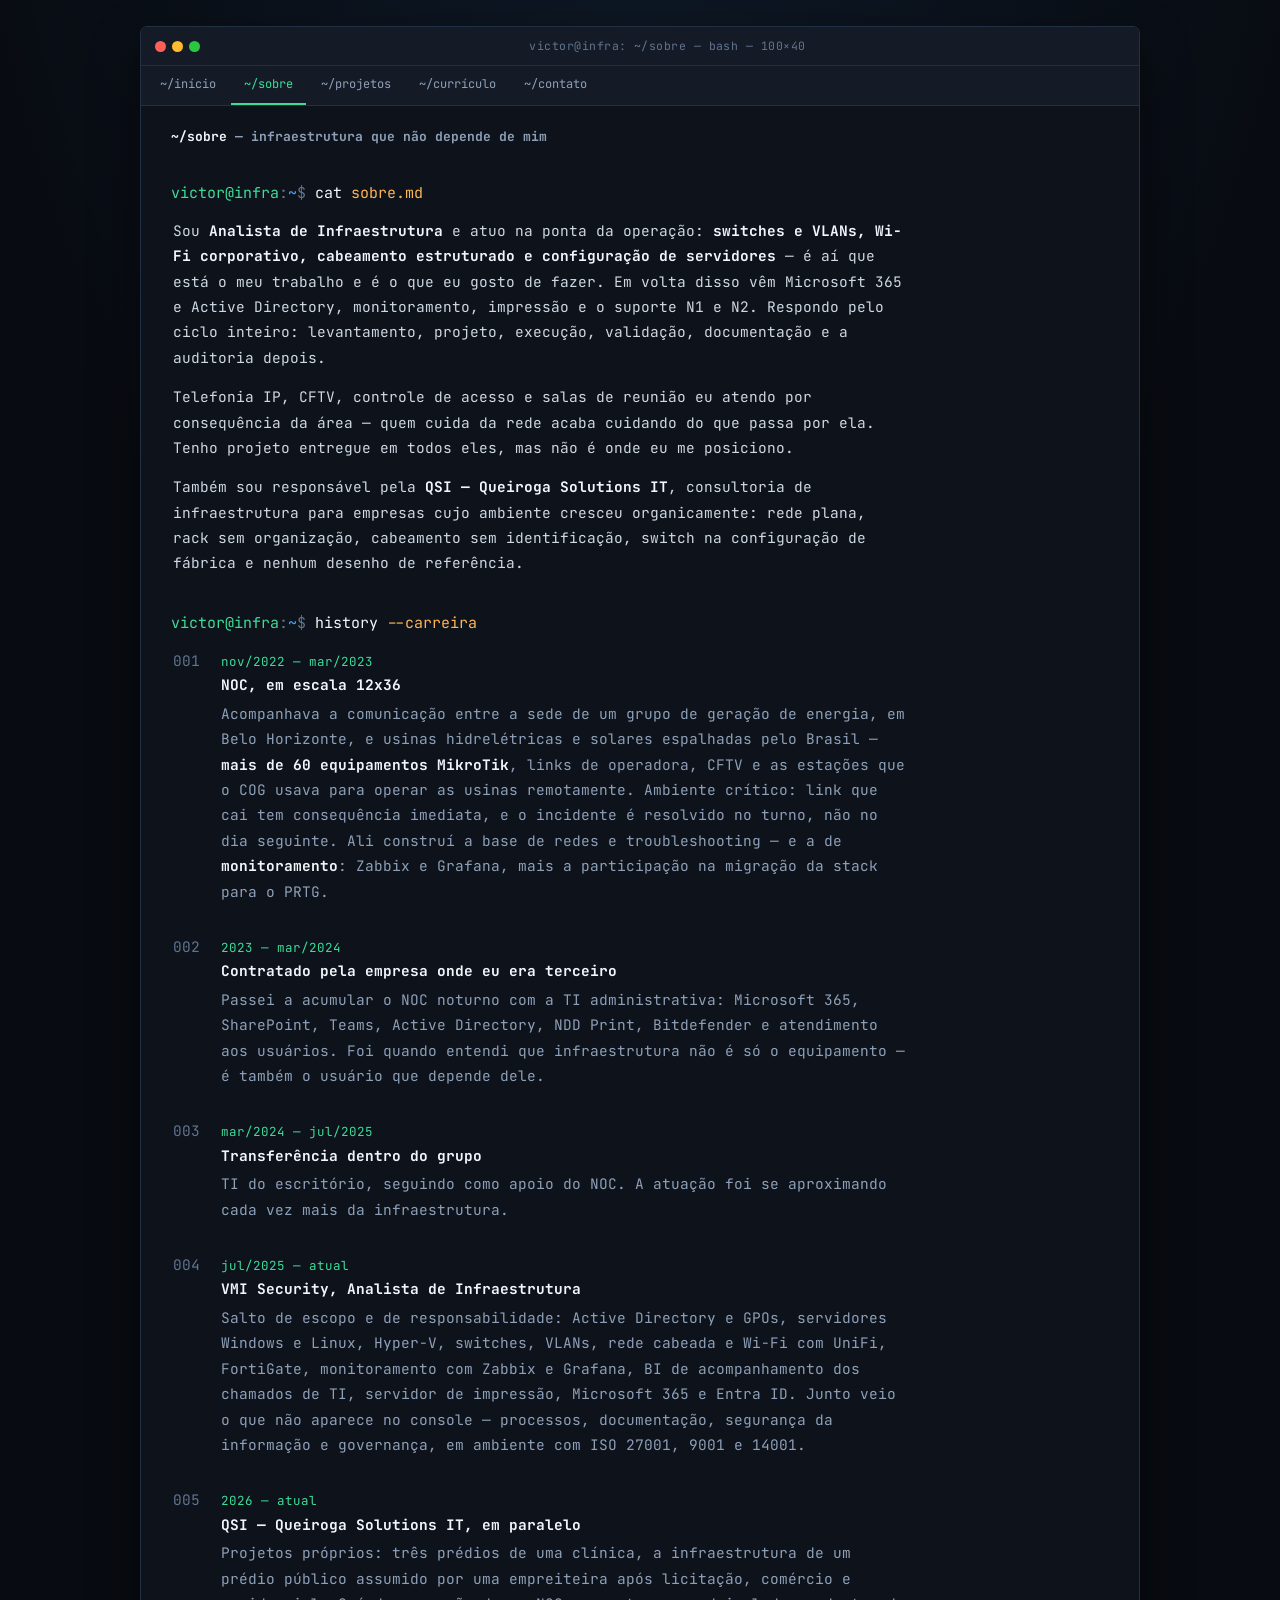
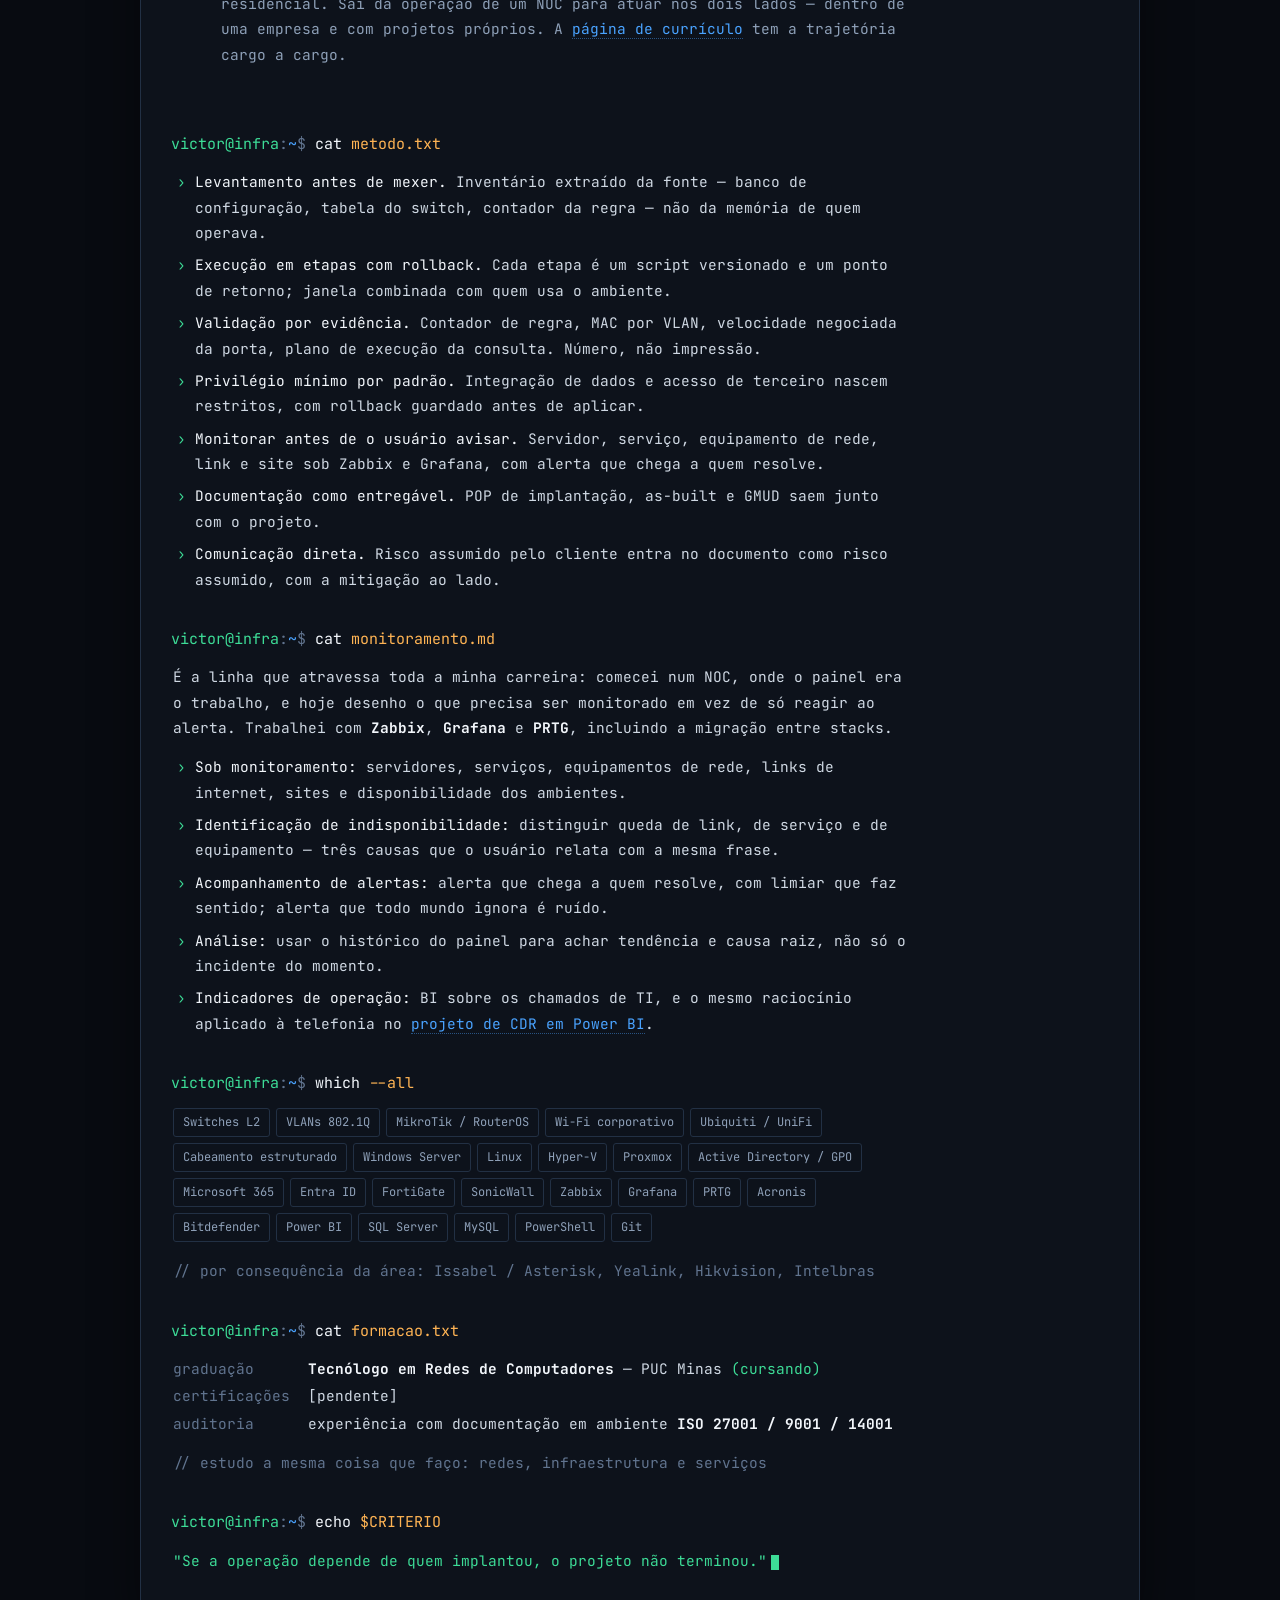
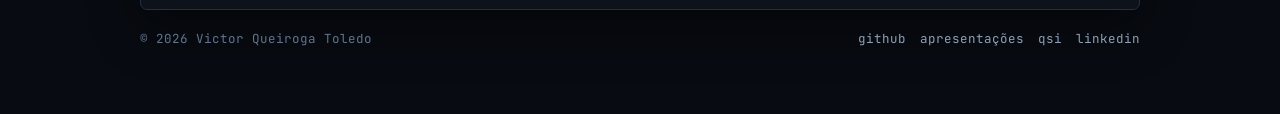
<file: sobre.html>
<!DOCTYPE html>
<html lang="pt-BR">
<head>
<meta charset="utf-8">
<meta name="viewport" content="width=device-width, initial-scale=1">
<title>Sobre — Victor Queiroga Toledo</title>
<meta name="description" content="Analista de infraestrutura de TI e responsável pela QSI. Trajetória do NOC à infraestrutura corporativa, monitoramento e observabilidade com Zabbix, Grafana e PRTG, e o método de trabalho.">
<link rel="preconnect" href="https://fonts.googleapis.com">
<link rel="preconnect" href="https://fonts.gstatic.com" crossorigin>
<link href="https://fonts.googleapis.com/css2?family=JetBrains+Mono:wght@400;500;700&display=swap" rel="stylesheet">
<link rel="stylesheet" href="assets/styles.css">
</head>
<body>
<a class="skip" href="#conteudo">Ir para o conteúdo</a>

<div class="term">
  <div class="term-bar">
    <span class="dots" aria-hidden="true"><i></i><i></i><i></i></span>
    <span class="term-title">victor@infra: ~/sobre — bash — 100×40</span>
  </div>

  <nav class="tabs" aria-label="Navegação principal">
    <a href="index.html">~/início</a>
    <a href="sobre.html" aria-current="page">~/sobre</a>
    <a href="projetos.html">~/projetos</a>
    <a href="curriculo.html">~/currículo</a>
    <a href="contato.html">~/contato</a>
  </nav>

  <main class="term-body" id="conteudo">

    <h1 class="banner-sub"><span class="strong">~/sobre</span> — infraestrutura que não depende de mim</h1>

    <p class="cmd"><span class="user">victor@infra</span><span class="sep">:</span><span class="path">~</span><span class="sig">$</span> cat <span class="arg">sobre.md</span></p>
    <div class="out">
      <p>
        Sou <span class="strong">Analista de Infraestrutura</span> e atuo na ponta da operação:
        <span class="strong">switches e VLANs, Wi-Fi corporativo, cabeamento estruturado e
        configuração de servidores</span> — é aí que está o meu trabalho e é o que eu gosto de
        fazer. Em volta disso vêm Microsoft 365 e Active Directory, monitoramento, impressão e o
        suporte N1 e N2. Respondo pelo ciclo inteiro: levantamento, projeto, execução, validação,
        documentação e a auditoria depois.
      </p>
      <p>
        Telefonia IP, CFTV, controle de acesso e salas de reunião eu atendo por consequência da
        área — quem cuida da rede acaba cuidando do que passa por ela. Tenho projeto entregue em
        todos eles, mas não é onde eu me posiciono.
      </p>
      <p>
        Também sou responsável pela <span class="strong">QSI — Queiroga Solutions IT</span>,
        consultoria de infraestrutura para empresas cujo ambiente cresceu organicamente: rede plana,
        rack sem organização, cabeamento sem identificação, switch na configuração de fábrica e
        nenhum desenho de referência.
      </p>
    </div>

    <p class="cmd"><span class="user">victor@infra</span><span class="sep">:</span><span class="path">~</span><span class="sig">$</span> history <span class="arg">--carreira</span></p>
    <div class="out hist">
      <article>
        <span class="n">001</span>
        <div>
          <time>nov/2022 — mar/2023</time>
          <h3>NOC, em escala 12x36</h3>
          <p>
            Acompanhava a comunicação entre a sede de um grupo de geração de energia, em Belo
            Horizonte, e usinas hidrelétricas e solares espalhadas pelo Brasil — <span class="strong">mais de
            60 equipamentos MikroTik</span>, links de operadora, CFTV e as estações que o COG usava para
            operar as usinas remotamente. Ambiente crítico: link que cai tem consequência imediata,
            e o incidente é resolvido no turno, não no dia seguinte. Ali construí a base de redes e
            troubleshooting — e a de <span class="strong">monitoramento</span>: Zabbix e Grafana, mais a
            participação na migração da stack para o PRTG.
          </p>
        </div>
      </article>
      <article>
        <span class="n">002</span>
        <div>
          <time>2023 — mar/2024</time>
          <h3>Contratado pela empresa onde eu era terceiro</h3>
          <p>
            Passei a acumular o NOC noturno com a TI administrativa: Microsoft 365, SharePoint,
            Teams, Active Directory, NDD Print, Bitdefender e atendimento aos usuários. Foi quando
            entendi que infraestrutura não é só o equipamento — é também o usuário que depende dele.
          </p>
        </div>
      </article>
      <article>
        <span class="n">003</span>
        <div>
          <time>mar/2024 — jul/2025</time>
          <h3>Transferência dentro do grupo</h3>
          <p>
            TI do escritório, seguindo como apoio do NOC. A atuação foi se aproximando cada vez mais
            da infraestrutura.
          </p>
        </div>
      </article>
      <article>
        <span class="n">004</span>
        <div>
          <time>jul/2025 — atual</time>
          <h3>VMI Security, Analista de Infraestrutura</h3>
          <p>
            Salto de escopo e de responsabilidade: Active Directory e GPOs, servidores Windows e
            Linux, Hyper-V, switches, VLANs, rede cabeada e Wi-Fi com UniFi, FortiGate, monitoramento
            com Zabbix e Grafana, BI de acompanhamento dos chamados de TI, servidor de impressão,
            Microsoft 365 e Entra ID. Junto veio o que não aparece no console — processos,
            documentação, segurança da informação e governança, em ambiente com ISO 27001, 9001 e 14001.
          </p>
        </div>
      </article>
      <article>
        <span class="n">005</span>
        <div>
          <time>2026 — atual</time>
          <h3>QSI — Queiroga Solutions IT, em paralelo</h3>
          <p>
            Projetos próprios: três prédios de uma clínica, a infraestrutura de um prédio público
            assumido por uma empreiteira após licitação, comércio e residencial. Saí da operação de
            um NOC para atuar nos dois lados — dentro de uma empresa e com projetos próprios.
            A <a href="curriculo.html">página de currículo</a> tem a trajetória cargo a cargo.
          </p>
        </div>
      </article>
    </div>

    <p class="cmd"><span class="user">victor@infra</span><span class="sep">:</span><span class="path">~</span><span class="sig">$</span> cat <span class="arg">metodo.txt</span></p>
    <div class="out">
      <ul class="list">
        <li><span class="k">Levantamento antes de mexer.</span> Inventário extraído da fonte — banco de configuração, tabela do switch, contador da regra — não da memória de quem operava.</li>
        <li><span class="k">Execução em etapas com rollback.</span> Cada etapa é um script versionado e um ponto de retorno; janela combinada com quem usa o ambiente.</li>
        <li><span class="k">Validação por evidência.</span> Contador de regra, MAC por VLAN, velocidade negociada da porta, plano de execução da consulta. Número, não impressão.</li>
        <li><span class="k">Privilégio mínimo por padrão.</span> Integração de dados e acesso de terceiro nascem restritos, com rollback guardado antes de aplicar.</li>
        <li><span class="k">Monitorar antes de o usuário avisar.</span> Servidor, serviço, equipamento de rede, link e site sob Zabbix e Grafana, com alerta que chega a quem resolve.</li>
        <li><span class="k">Documentação como entregável.</span> POP de implantação, as-built e GMUD saem junto com o projeto.</li>
        <li><span class="k">Comunicação direta.</span> Risco assumido pelo cliente entra no documento como risco assumido, com a mitigação ao lado.</li>
      </ul>
    </div>

    <p class="cmd"><span class="user">victor@infra</span><span class="sep">:</span><span class="path">~</span><span class="sig">$</span> cat <span class="arg">monitoramento.md</span></p>
    <div class="out">
      <p>
        É a linha que atravessa toda a minha carreira: comecei num NOC, onde o painel era o
        trabalho, e hoje desenho o que precisa ser monitorado em vez de só reagir ao alerta.
        Trabalhei com <span class="strong">Zabbix</span>, <span class="strong">Grafana</span> e
        <span class="strong">PRTG</span>, incluindo a migração entre stacks.
      </p>
      <ul class="list">
        <li><span class="k">Sob monitoramento:</span> servidores, serviços, equipamentos de rede, links de internet, sites e disponibilidade dos ambientes.</li>
        <li><span class="k">Identificação de indisponibilidade:</span> distinguir queda de link, de serviço e de equipamento — três causas que o usuário relata com a mesma frase.</li>
        <li><span class="k">Acompanhamento de alertas:</span> alerta que chega a quem resolve, com limiar que faz sentido; alerta que todo mundo ignora é ruído.</li>
        <li><span class="k">Análise:</span> usar o histórico do painel para achar tendência e causa raiz, não só o incidente do momento.</li>
        <li><span class="k">Indicadores de operação:</span> BI sobre os chamados de TI, e o mesmo raciocínio aplicado à telefonia no <a href="https://github.com/VictorQueirogaToledo/apresentacoes/tree/main/powerbi-cdr-telefonia">projeto de CDR em Power BI</a>.</li>
      </ul>
    </div>

    <p class="cmd"><span class="user">victor@infra</span><span class="sep">:</span><span class="path">~</span><span class="sig">$</span> which <span class="arg">--all</span></p>
    <div class="out">
      <ul class="chips">
        <li>Switches L2</li><li>VLANs 802.1Q</li><li>MikroTik / RouterOS</li><li>Wi-Fi corporativo</li>
        <li>Ubiquiti / UniFi</li><li>Cabeamento estruturado</li><li>Windows Server</li><li>Linux</li>
        <li>Hyper-V</li><li>Proxmox</li><li>Active Directory / GPO</li><li>Microsoft 365</li>
        <li>Entra ID</li><li>FortiGate</li><li>SonicWall</li><li>Zabbix</li><li>Grafana</li>
        <li>PRTG</li><li>Acronis</li><li>Bitdefender</li><li>Power BI</li><li>SQL Server</li>
        <li>MySQL</li><li>PowerShell</li><li>Git</li>
      </ul>
      <p class="comment">// por consequência da área: Issabel / Asterisk, Yealink, Hikvision, Intelbras</p>
    </div>

    <p class="cmd"><span class="user">victor@infra</span><span class="sep">:</span><span class="path">~</span><span class="sig">$</span> cat <span class="arg">formacao.txt</span></p>
    <div class="out">
      <dl class="kv">
        <dt>graduação</dt><dd><span class="strong">Tecnólogo em Redes de Computadores</span> — PUC Minas <span class="ok">(cursando)</span></dd>
        <dt>certificações</dt><dd class="todo">[pendente]</dd>
        <dt>auditoria</dt><dd>experiência com documentação em ambiente <span class="strong">ISO 27001 / 9001 / 14001</span></dd>
      </dl>
      <p class="comment">// estudo a mesma coisa que faço: redes, infraestrutura e serviços</p>
    </div>

    <p class="cmd"><span class="user">victor@infra</span><span class="sep">:</span><span class="path">~</span><span class="sig">$</span> echo <span class="arg">$CRITERIO</span></p>
    <div class="out">
      <p class="ok">"Se a operação depende de quem implantou, o projeto não terminou."<span class="cursor" aria-hidden="true"></span></p>
    </div>

  </main>
</div>

<footer class="foot">
  <span>© <span id="ano">2026</span> Victor Queiroga Toledo</span>
  <nav aria-label="Links externos">
    <a href="https://github.com/VictorQueirogaToledo">github</a>
    <a href="https://github.com/VictorQueirogaToledo/apresentacoes">apresentações</a>
    <a href="https://queirogasolution.com.br">qsi</a>
    <a href="https://www.linkedin.com/in/victor-queiroga-toledo/">linkedin</a>
  </nav>
</footer>

<script src="assets/site.js"></script>
</body>
</html>
</file>
<file: assets/styles.css>
/* ==========================================================================
   Victor Queiroga Toledo — portfólio
   Estética de terminal. Paleta QSI (azul) + verde de prompt sobre grafite.
   ========================================================================== */

:root {
  --bg: #080b11;
  --term: #0d121b;
  --term-bar: #141b26;
  --border: #223044;
  --border-soft: #1a2433;

  --text: #cfd8e3;
  --text-strong: #f2f6fb;
  --muted: #8ea0b8;
  --muted-2: #61748f;

  --blue: #4aa3ff;
  --green: #3ddc97;
  --amber: #ffb454;
  --red: #ff6b6b;
  --magenta: #c792ea;

  --mono: "JetBrains Mono", ui-monospace, SFMono-Regular, Consolas, monospace;

  --maxw: 1000px;
  --gutter: 18px;
}

*,
*::before,
*::after {
  box-sizing: border-box;
}

html {
  scroll-behavior: smooth;
}

body {
  margin: 0;
  padding: 0 var(--gutter) 64px;
  background: var(--bg);
  background-image:
    radial-gradient(ellipse 80% 50% at 50% -10%, rgba(74, 163, 255, 0.10), transparent 70%);
  color: var(--text);
  font-family: var(--mono);
  font-size: 14px;
  line-height: 1.75;
  -webkit-font-smoothing: antialiased;
}

@media (min-width: 720px) {
  body { font-size: 14.5px; }
}

a {
  color: var(--blue);
  text-decoration: none;
  border-bottom: 1px dotted rgba(74, 163, 255, 0.45);
}

a:hover {
  color: var(--text-strong);
  border-bottom-color: currentColor;
}

p { margin: 0 0 14px; }

h1, h2, h3 {
  font-family: var(--mono);
  font-weight: 700;
  line-height: 1.35;
  margin: 0;
  color: var(--text-strong);
}

::selection {
  background: var(--blue);
  color: #05080f;
}

:focus-visible {
  outline: 2px solid var(--green);
  outline-offset: 2px;
}

.skip { position: absolute; left: -9999px; }
.skip:focus {
  left: 12px; top: 12px; z-index: 50;
  background: var(--green); color: #05080f; padding: 6px 12px;
}

/* ============================ janela do terminal ========================= */

.term {
  max-width: var(--maxw);
  margin: 26px auto 0;
  background: var(--term);
  border: 1px solid var(--border);
  border-radius: 7px;
  overflow: hidden;
  box-shadow: 0 18px 50px rgba(0, 0, 0, 0.45);
}

.term-bar {
  display: flex;
  align-items: center;
  gap: 10px;
  padding: 9px 14px;
  background: var(--term-bar);
  border-bottom: 1px solid var(--border);
}

.dots { display: flex; gap: 6px; flex: 0 0 auto; }
.dots i {
  width: 11px; height: 11px; border-radius: 50%;
  background: #344054; display: block;
}
.dots i:nth-child(1) { background: #ff5f57; }
.dots i:nth-child(2) { background: #febc2e; }
.dots i:nth-child(3) { background: #28c840; }

.term-title {
  flex: 1;
  text-align: center;
  font-size: 11.5px;
  color: var(--muted-2);
  letter-spacing: 0.04em;
  white-space: nowrap;
  overflow: hidden;
  text-overflow: ellipsis;
}

.term-body {
  padding: 22px clamp(14px, 3vw, 30px) 30px;
}

/* ============================== navegação =============================== */

.tabs {
  display: flex;
  flex-wrap: wrap;
  gap: 2px;
  padding: 0 6px;
  background: var(--term-bar);
  border-bottom: 1px solid var(--border);
}

.tabs a {
  font-size: 12px;
  color: var(--muted);
  padding: 8px 13px;
  border: none;
  border-bottom: 2px solid transparent;
  white-space: nowrap;
}

.tabs a:hover {
  color: var(--text-strong);
  background: rgba(74, 163, 255, 0.07);
}

.tabs a[aria-current="page"] {
  color: var(--green);
  border-bottom-color: var(--green);
}

/* ============================ linha de comando ========================== */

.cmd {
  margin: 34px 0 12px;
  color: var(--text-strong);
  font-size: 15px;
  word-break: break-word;
}

.cmd:first-child { margin-top: 0; }

.cmd .user { color: var(--green); }
.cmd .path { color: var(--blue); }
.cmd .sep,
.cmd .sig { color: var(--muted-2); }
.cmd .arg { color: var(--amber); }

.cursor {
  display: inline-block;
  width: 8px;
  height: 1.05em;
  vertical-align: text-bottom;
  background: var(--green);
  margin-left: 4px;
  animation: blink 1.15s step-end infinite;
}

@keyframes blink { 50% { opacity: 0; } }

.out {
  margin: 0 0 6px;
  padding-left: 2px;
  max-width: 82ch;
}

.out > p:last-child { margin-bottom: 0; }

.comment { color: var(--muted-2); }
.ok { color: var(--green); }
.warn { color: var(--amber); }
.todo { color: var(--amber); }
.strong { color: var(--text-strong); font-weight: 700; }

/* ================================ banner ================================ */

.banner {
  color: var(--blue);
  font-size: clamp(7px, 2.05vw, 15px);
  line-height: 1.16;
  margin: 0 0 18px;
  overflow-x: auto;
  white-space: pre;
  font-weight: 700;
  letter-spacing: 0;
}

.banner-sub {
  color: var(--muted);
  margin: 0 0 6px;
  font-size: 13px;
}

/* ============================== listas/tabelas ========================== */

.kv {
  display: grid;
  grid-template-columns: max-content 1fr;
  gap: 2px 18px;
  margin: 0 0 14px;
}

.kv dt { color: var(--muted-2); }
.kv dd { margin: 0; color: var(--text); }

.tbl {
  width: 100%;
  border-collapse: collapse;
  font-size: 13px;
  margin: 0 0 18px;
}

.tbl th {
  text-align: left;
  font-weight: 700;
  color: var(--muted-2);
  text-transform: uppercase;
  font-size: 11px;
  letter-spacing: 0.1em;
  padding: 0 14px 8px 0;
  border-bottom: 1px solid var(--border);
}

.tbl td {
  padding: 9px 14px 9px 0;
  border-bottom: 1px solid var(--border-soft);
  vertical-align: top;
}

.tbl tr:last-child td { border-bottom: none; }
.tbl .num { color: var(--muted-2); white-space: nowrap; }
.tbl .area { color: var(--magenta); white-space: nowrap; }
.tbl td.wrap { color: var(--muted); }

.list {
  list-style: none;
  padding: 0;
  margin: 0 0 16px;
}

.list li {
  position: relative;
  padding-left: 22px;
  margin-bottom: 7px;
  max-width: 82ch;
}

.list li::before {
  content: "›";
  position: absolute;
  left: 4px;
  color: var(--green);
}

.list .k { color: var(--text-strong); }

/* saída tipo "ls -l" */

.entries { margin: 0 0 18px; }

.entry {
  display: grid;
  grid-template-columns: 96px 34px 1fr;
  gap: 0 14px;
  padding: 11px 0;
  border-bottom: 1px solid var(--border-soft);
  color: var(--text);
  border-bottom-style: solid;
}

.entry:hover { background: rgba(74, 163, 255, 0.05); }
.entry:hover .name { color: var(--green); }

.entry .perm { color: var(--muted-2); font-size: 12.5px; }
.entry .id { color: var(--muted-2); }
.entry .name { color: var(--blue); font-weight: 700; }
.entry .desc { color: var(--muted); display: block; margin-top: 3px; max-width: 78ch; }
.entry .meta { color: var(--muted-2); display: block; margin-top: 5px; font-size: 12px; }

/* blocos de destaque */

.note {
  border-left: 2px solid var(--blue);
  background: rgba(74, 163, 255, 0.06);
  padding: 12px 16px;
  margin: 0 0 16px;
  color: var(--muted);
  max-width: 82ch;
}

.chips { display: flex; flex-wrap: wrap; gap: 6px; margin: 0 0 16px; padding: 0; list-style: none; }

.chips li {
  font-size: 12px;
  color: var(--muted);
  border: 1px solid var(--border);
  border-radius: 3px;
  padding: 3px 9px;
}

.chips li::before { content: ""; }

/* histórico / trajetória */

.hist { margin: 0 0 18px; }

.hist article {
  display: grid;
  grid-template-columns: 34px 1fr;
  gap: 0 14px;
  padding: 0 0 22px;
}

.hist .n { color: var(--muted-2); }
.hist time { color: var(--green); font-size: 12.5px; }
.hist h3 { font-size: 14.5px; margin: 2px 0 6px; }
.hist p { color: var(--muted); margin: 0 0 8px; max-width: 80ch; }
.hist ul { margin: 0; }

/* rodapé */

.foot {
  max-width: var(--maxw);
  margin: 18px auto 0;
  color: var(--muted-2);
  font-size: 12.5px;
  display: flex;
  flex-wrap: wrap;
  gap: 8px 18px;
  justify-content: space-between;
}

.foot a { border-bottom: none; color: var(--muted); }
.foot a:hover { color: var(--green); }
.foot nav { display: flex; flex-wrap: wrap; gap: 14px; }

/* ============================== responsivo ============================== */

@media (max-width: 620px) {
  .entry { grid-template-columns: 30px 1fr; }
  .entry .perm { display: none; }
  .kv { grid-template-columns: 1fr; gap: 0 0; }
  .kv dt { margin-top: 8px; }
  .hist article { grid-template-columns: 1fr; }
  .hist .n { display: none; }
  .tbl .hide-sm { display: none; }
}

@media (prefers-reduced-motion: reduce) {
  html { scroll-behavior: auto; }
  .cursor { animation: none; }
  * { transition: none !important; }
}
</file>
